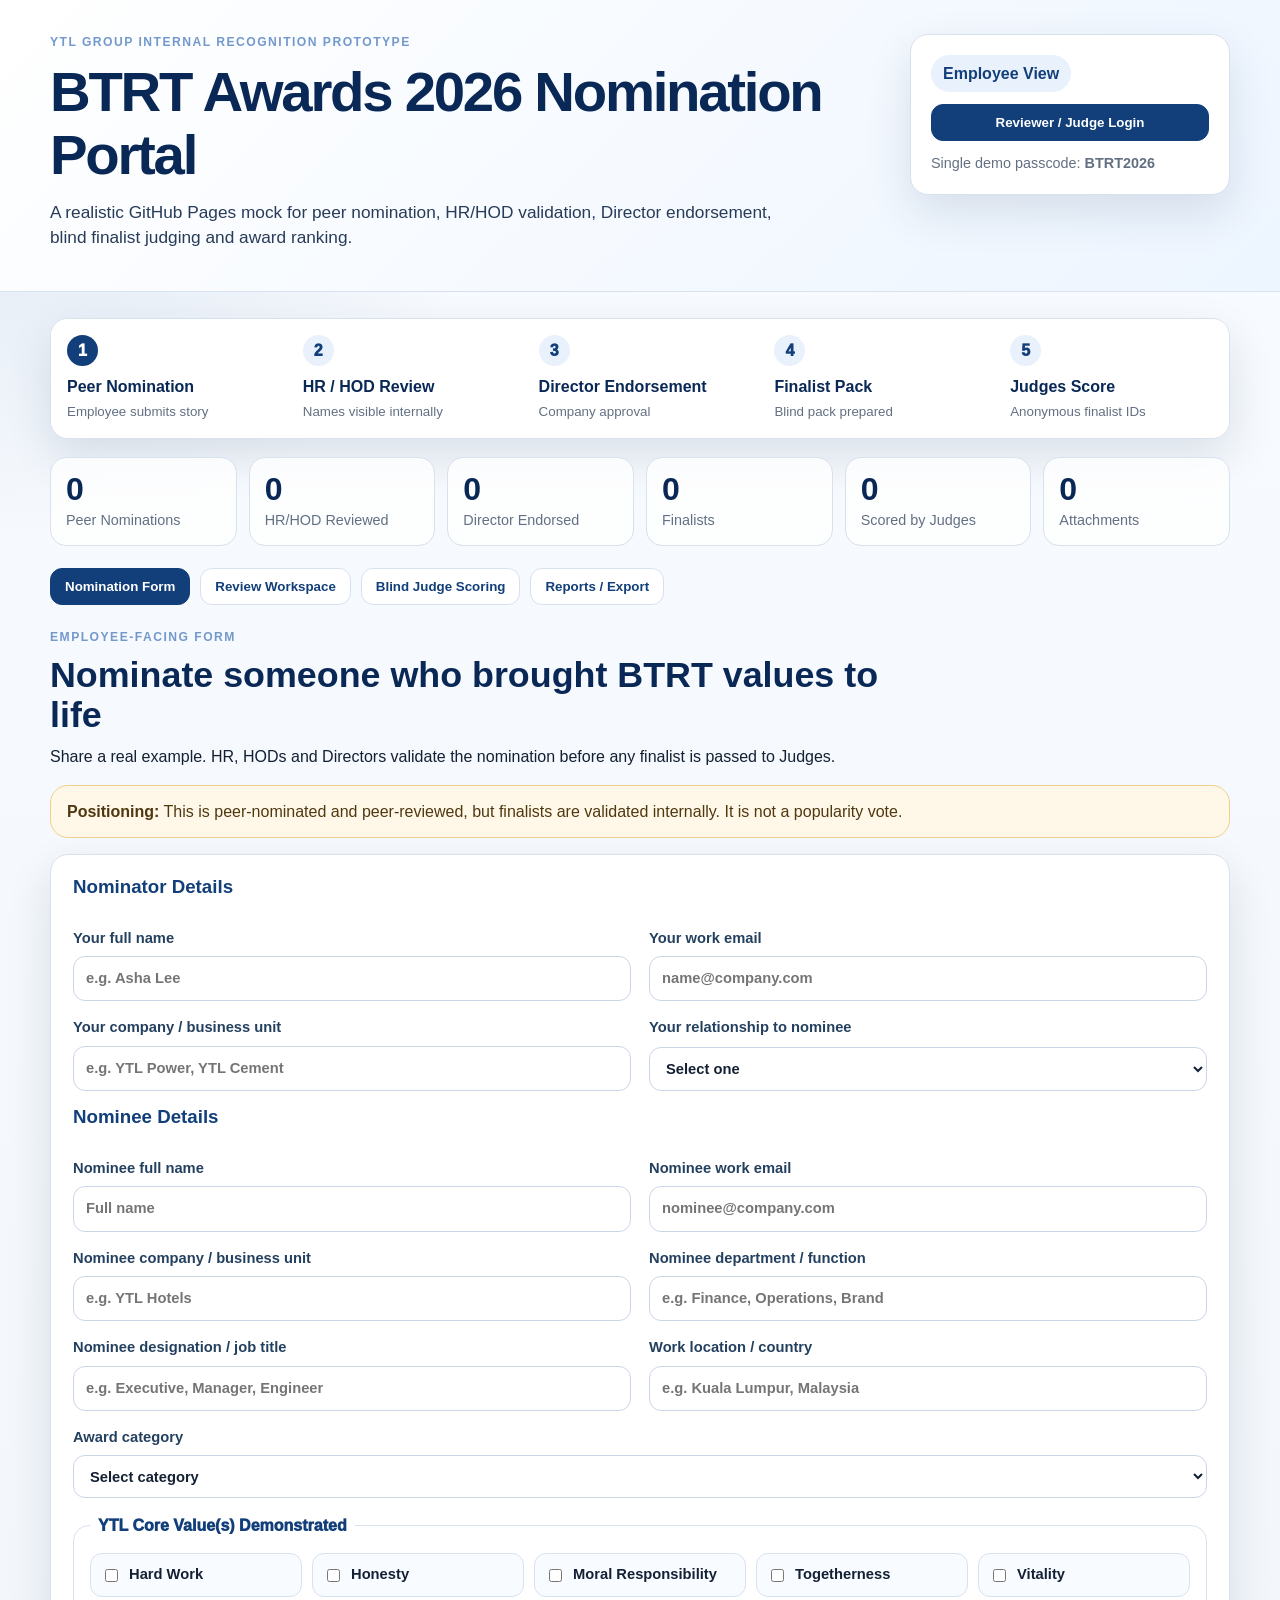
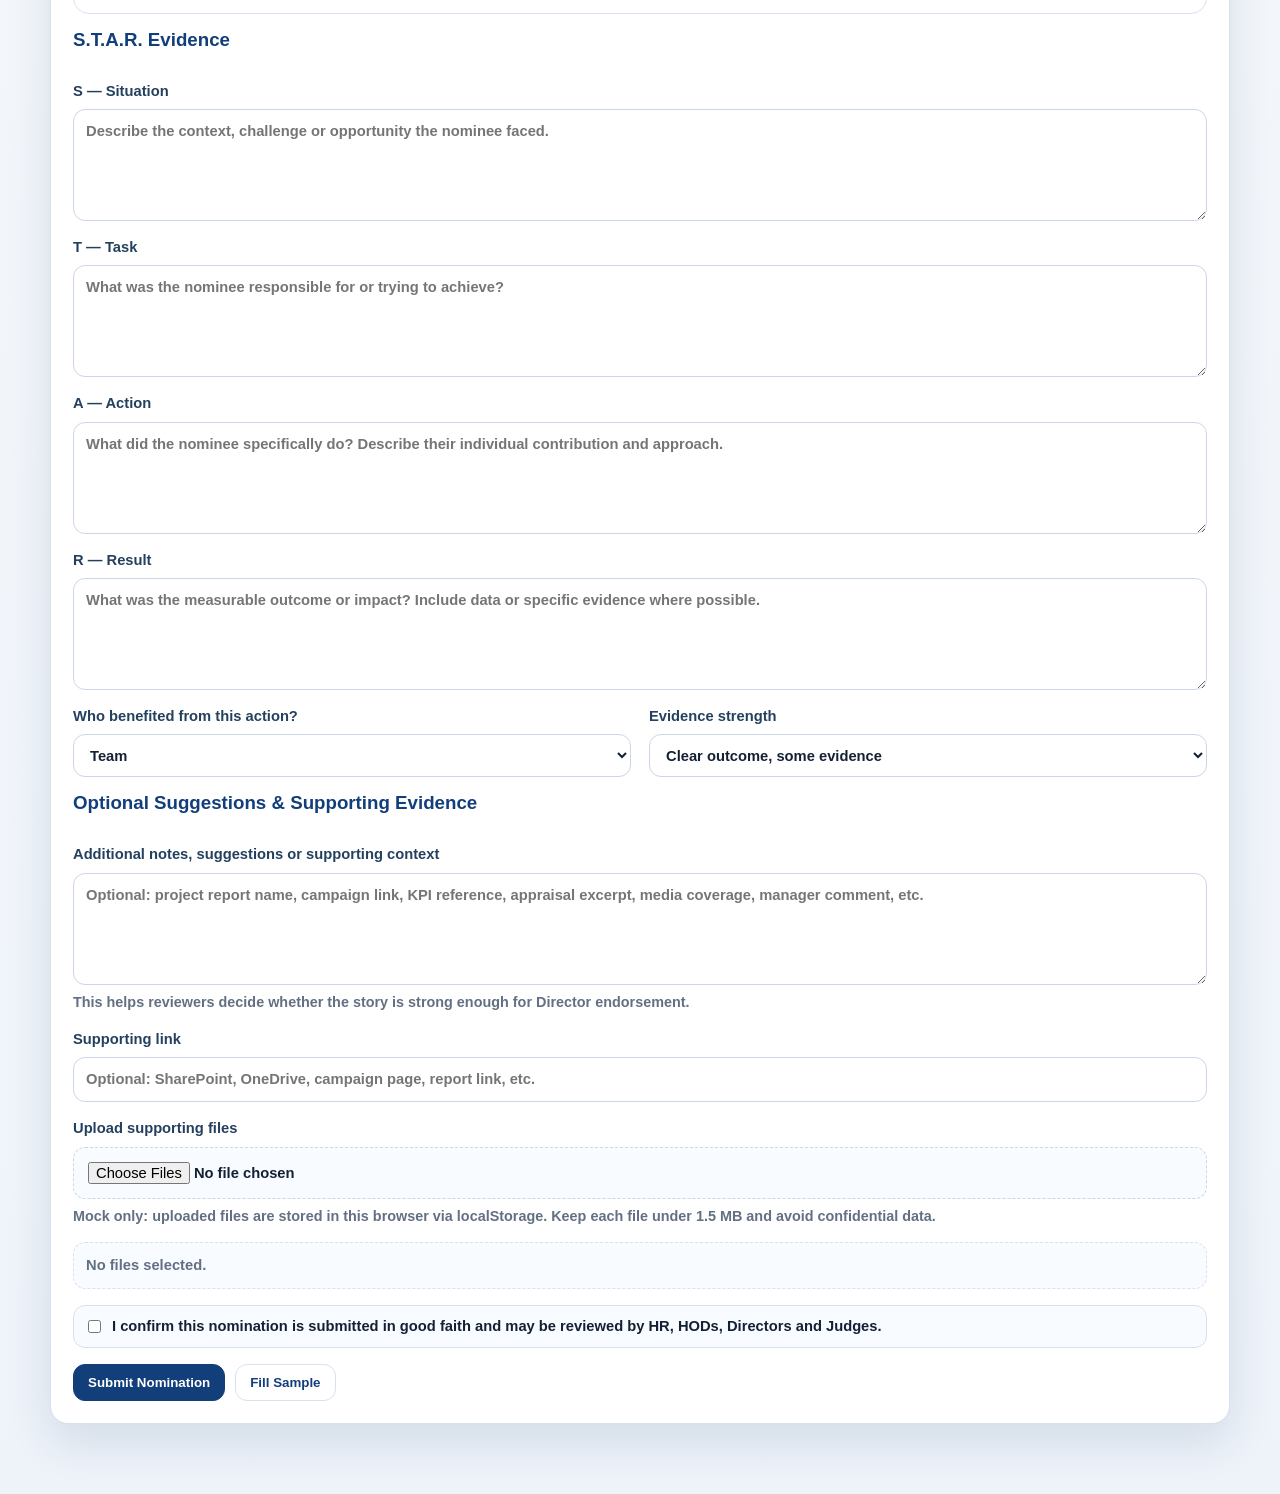
<file: index.html>
<!doctype html>
<html lang="en">
<head>
  <meta charset="utf-8" />
  <meta name="viewport" content="width=device-width, initial-scale=1" />
  <title>BTRT Awards 2026 Nomination Portal</title>
  <link rel="stylesheet" href="styles.css" />
</head>
<body>
  <header class="topbar">
    <div class="container topbar-inner">
      <div>
        <p class="eyebrow">YTL Group Internal Recognition Prototype</p>
        <h1>BTRT Awards 2026 Nomination Portal</h1>
        <p class="lead">A realistic GitHub Pages mock for peer nomination, HR/HOD validation, Director endorsement, blind finalist judging and award ranking.</p>
      </div>
      <div class="login-card">
        <span class="role-badge" id="roleBadge">Employee View</span>
        <button class="btn primary" id="openLogin">Reviewer / Judge Login</button>
        <button class="btn ghost hidden" id="logoutBtn">Exit Reviewer Mode</button>
        <p class="hint">Single demo passcode: <strong>BTRT2026</strong></p>
      </div>
    </div>
  </header>

  <main class="container">
    <section class="process-card" aria-label="BTRT workflow">
      <div class="process-step active"><span>1</span><strong>Peer Nomination</strong><small>Employee submits story</small></div>
      <div class="process-step"><span>2</span><strong>HR / HOD Review</strong><small>Names visible internally</small></div>
      <div class="process-step"><span>3</span><strong>Director Endorsement</strong><small>Company approval</small></div>
      <div class="process-step"><span>4</span><strong>Finalist Pack</strong><small>Blind pack prepared</small></div>
      <div class="process-step"><span>5</span><strong>Judges Score</strong><small>Anonymous finalist IDs</small></div>
    </section>

    <section class="stats-grid" id="statsGrid"></section>

    <nav class="tabs" aria-label="Portal sections">
      <button class="tab active" data-tab="nominate">Nomination Form</button>
      <button class="tab protected" data-tab="review">Review Workspace</button>
      <button class="tab protected" data-tab="judge">Blind Judge Scoring</button>
      <button class="tab protected" data-tab="reports">Reports / Export</button>
    </nav>

    <section class="panel active" id="nominate">
      <div class="section-heading">
        <p class="eyebrow">Employee-facing form</p>
        <h2>Nominate someone who brought BTRT values to life</h2>
        <p>Share a real example. HR, HODs and Directors validate the nomination before any finalist is passed to Judges.</p>
      </div>

      <div class="notice">
        <strong>Positioning:</strong> This is peer-nominated and peer-reviewed, but finalists are validated internally. It is not a popularity vote.
      </div>

      <form id="nominationForm" class="card form-grid">
        <h3 class="full">Nominator Details</h3>
        <label>Your full name<input required name="nominatorName" placeholder="e.g. Asha Lee" /></label>
        <label>Your work email<input required type="email" name="nominatorEmail" placeholder="name@company.com" /></label>
        <label>Your company / business unit<input required name="nominatorCompany" placeholder="e.g. YTL Power, YTL Cement" /></label>
        <label>Your relationship to nominee
          <select required name="relationship">
            <option value="">Select one</option>
            <option>Peer / colleague</option>
            <option>Direct manager</option>
            <option>HOD / Functional Head</option>
            <option>Cross-company collaborator</option>
            <option>Other</option>
          </select>
        </label>

        <h3 class="full">Nominee Details</h3>
        <label>Nominee full name<input required name="nomineeName" placeholder="Full name" /></label>
        <label>Nominee work email<input name="nomineeEmail" placeholder="nominee@company.com" /></label>
        <label>Nominee company / business unit<input required name="nomineeCompany" placeholder="e.g. YTL Hotels" /></label>
        <label>Nominee department / function<input required name="nomineeDepartment" placeholder="e.g. Finance, Operations, Brand" /></label>
        <label>Nominee designation / job title<input name="jobTitle" placeholder="e.g. Executive, Manager, Engineer" /></label>
        <label>Work location / country<input name="location" placeholder="e.g. Kuala Lumpur, Malaysia" /></label>
        <label class="full">Award category
          <select required name="awardCategory">
            <option value="">Select category</option>
            <option>Outstanding Individual Contribution</option>
            <option>Outstanding Team Player</option>
            <option>Customer / Community Impact</option>
            <option>Operational Excellence</option>
            <option>Innovation / Process Improvement</option>
            <option>Values Champion</option>
          </select>
        </label>

        <fieldset class="full values-box">
          <legend>YTL Core Value(s) Demonstrated</legend>
          <label><input type="checkbox" name="values" value="Hard Work" /> <span>Hard Work</span></label>
          <label><input type="checkbox" name="values" value="Honesty" /> <span>Honesty</span></label>
          <label><input type="checkbox" name="values" value="Moral Responsibility" /> <span>Moral Responsibility</span></label>
          <label><input type="checkbox" name="values" value="Togetherness" /> <span>Togetherness</span></label>
          <label><input type="checkbox" name="values" value="Vitality" /> <span>Vitality</span></label>
        </fieldset>

        <h3 class="full">S.T.A.R. Evidence</h3>
        <label class="full">S — Situation<textarea required name="situation" placeholder="Describe the context, challenge or opportunity the nominee faced."></textarea></label>
        <label class="full">T — Task<textarea required name="task" placeholder="What was the nominee responsible for or trying to achieve?"></textarea></label>
        <label class="full">A — Action<textarea required name="action" placeholder="What did the nominee specifically do? Describe their individual contribution and approach."></textarea></label>
        <label class="full">R — Result<textarea required name="result" placeholder="What was the measurable outcome or impact? Include data or specific evidence where possible."></textarea></label>

        <label>Who benefited from this action?
          <select name="impactScope">
            <option>Team</option>
            <option>Department</option>
            <option>Company / Business Unit</option>
            <option>Group-wide</option>
            <option>Customer / Community</option>
          </select>
        </label>
        <label>Evidence strength
          <select name="evidenceStrength">
            <option>Clear outcome, some evidence</option>
            <option>Strong measurable impact</option>
            <option>Exceptional business and people impact</option>
            <option>Needs more detail</option>
          </select>
        </label>

        <h3 class="full">Optional Suggestions & Supporting Evidence</h3>
        <label class="full">Additional notes, suggestions or supporting context
          <textarea name="evidenceNotes" placeholder="Optional: project report name, campaign link, KPI reference, appraisal excerpt, media coverage, manager comment, etc."></textarea>
          <small class="hint">This helps reviewers decide whether the story is strong enough for Director endorsement.</small>
        </label>
        <label class="full">Supporting link
          <input name="supportingLink" placeholder="Optional: SharePoint, OneDrive, campaign page, report link, etc." />
        </label>
        <label class="full file-upload">Upload supporting files
          <input id="supportingFiles" type="file" multiple accept=".pdf,.png,.jpg,.jpeg,.webp,.txt,.doc,.docx,.ppt,.pptx,.xls,.xlsx" />
          <small class="hint">Mock only: uploaded files are stored in this browser via localStorage. Keep each file under 1.5 MB and avoid confidential data.</small>
          <div id="fileListPreview" class="file-list empty">No files selected.</div>
        </label>

        <label class="full consent"><input type="checkbox" required name="consent" /> <span>I confirm this nomination is submitted in good faith and may be reviewed by HR, HODs, Directors and Judges.</span></label>

        <div class="actions full">
          <button class="btn primary" type="submit">Submit Nomination</button>
          <button class="btn" type="button" id="fillNominationSample">Fill Sample</button>
        </div>
      </form>
    </section>

    <section class="panel" id="review">
      <div class="section-heading">
        <p class="eyebrow">Reviewer workspace</p>
        <h2>HR / HOD / Director Review</h2>
        <p>Internal reviewers can see nominee and nominator names here. Once marked as Finalist, the Judge Scoring tab turns the entry into a blind scoring pack.</p>
      </div>

      <div class="toolbar card compact">
        <div>
          <label>Search nominations<input id="reviewSearch" placeholder="Search nominee, company, values or ID" /></label>
        </div>
        <div>
          <label>Status filter
            <select id="statusFilter">
              <option value="all">All statuses</option>
              <option>Peer Submitted</option>
              <option>HR / HOD Review</option>
              <option>More Info Needed</option>
              <option>Director Endorsed</option>
              <option>Finalist</option>
              <option>Not Shortlisted</option>
            </select>
          </label>
        </div>
        <div class="toolbar-actions">
          <button class="btn" id="loadDemoData">Load Demo Data</button>
          <button class="btn danger" id="clearData">Clear Data</button>
        </div>
      </div>

      <div id="reviewList" class="cards-list"></div>
    </section>

    <section class="panel" id="judge">
      <div class="section-heading">
        <p class="eyebrow">Blind judging area</p>
        <h2>Finalist Judging</h2>
        <p>Only nominations marked as <strong>Finalist</strong> appear here. Judges see the STAR story first, then click Next to review anonymised attachments, then score.</p>
      </div>

      <div class="card compact judge-intro">
        <label>Anonymous scoring session
          <select id="judgeSession">
            <option>Anonymous Judge A</option>
            <option>Anonymous Judge B</option>
            <option>Anonymous Judge C</option>
            <option>Anonymous Judge D</option>
          </select>
        </label>
        <p class="hint">Mock only: this lets you test several judge score records without exposing judge names. Real authentication should use company SSO.</p>
      </div>

      <div class="blind-notice">
        <strong>Blind scoring rule:</strong> Nominee, nominator, company and department names are hidden in this judging view. Reviewers can still see names in the Review Workspace.
      </div>

      <div id="judgeList" class="cards-list"></div>

      <div class="card">
        <h3>Current Blind Ranking</h3>
        <div class="table-wrap">
          <table id="rankingTable">
            <thead><tr><th>Rank</th><th>Finalist ID</th><th>Category</th><th>Status</th><th>Average Judge Score</th><th>Score Count</th></tr></thead>
            <tbody></tbody>
          </table>
        </div>
      </div>
    </section>

    <section class="panel" id="reports">
      <div class="section-heading">
        <p class="eyebrow">Admin mock</p>
        <h2>Reports, Export and Backend Placeholder</h2>
        <p>GitHub Pages is static, so this mock saves data in the browser. Export the data for testing, or connect a backend later.</p>
      </div>

      <div class="report-grid">
        <div class="card">
          <h3>Mock backend options</h3>
          <label>Future webhook URL<input id="webhookUrl" placeholder="Optional: n8n / Power Automate / Supabase endpoint" /></label>
          <p class="hint">For the real build, this should be Microsoft SSO + SharePoint List / Dataverse / Supabase / n8n backend. The prototype below keeps working without it.</p>
        </div>
        <div class="card">
          <h3>Export</h3>
          <div class="actions stacked">
            <button class="btn primary" id="exportJson">Download JSON</button>
            <button class="btn" id="exportCsv">Download CSV</button>
            <button class="btn" id="copyJudgePack">Copy Blind Finalist Judge Pack</button>
          </div>
        </div>
      </div>

      <pre id="adminPreview" class="preview"></pre>
    </section>
  </main>

  <dialog id="loginDialog">
    <form method="dialog" class="login-modal">
      <h2>Reviewer / Judge Login</h2>
      <p class="muted">One demo login unlocks review, blind judge scoring and exports.</p>
      <label>Passcode<input id="loginCode" placeholder="BTRT2026" /></label>
      <div class="actions">
        <button class="btn" value="cancel">Cancel</button>
        <button class="btn primary" id="loginSubmit" value="default">Login</button>
      </div>
      <p class="hint">Mock login only. Do not use confidential employee data on GitHub Pages.</p>
    </form>
  </dialog>

  <div id="toast" class="toast" role="status" aria-live="polite"></div>
  <script src="script.js"></script>
</body>
</html>
</file>
<file: styles.css>
:root {
  --blue-900: #092856;
  --blue-800: #123f7a;
  --blue-700: #1b559a;
  --blue-100: #e9f1fc;
  --gold: #d99b22;
  --green: #177245;
  --red: #a83333;
  --amber: #9a6714;
  --ink: #142033;
  --muted: #637083;
  --line: #d8e1ee;
  --bg: #f4f7fb;
  --card: #ffffff;
  --shadow: 0 18px 45px rgba(18, 47, 86, 0.12);
  --radius: 18px;
}

* { box-sizing: border-box; }
html { scroll-behavior: smooth; }
body {
  margin: 0;
  font-family: Inter, "Segoe UI", Roboto, Arial, sans-serif;
  color: var(--ink);
  background:
    radial-gradient(circle at top left, rgba(27, 85, 154, 0.14), transparent 34rem),
    linear-gradient(180deg, #f8fbff 0%, var(--bg) 42%, #eef3fa 100%);
  font-size: 16px;
  line-height: 1.45;
}

.container {
  width: min(1180px, calc(100% - 32px));
  margin: 0 auto;
}

.topbar {
  padding: 34px 0 24px;
  background: linear-gradient(135deg, #ffffff 0%, #edf5ff 100%);
  border-bottom: 1px solid var(--line);
}

.topbar-inner {
  display: grid;
  grid-template-columns: 1fr 320px;
  gap: 28px;
  align-items: start;
}

.eyebrow {
  margin: 0 0 8px;
  font-size: 0.76rem;
  font-weight: 900;
  letter-spacing: 0.12em;
  text-transform: uppercase;
  color: #7399cc;
}

h1, h2, h3 { line-height: 1.12; }
h1 {
  margin: 0 0 14px;
  font-size: clamp(2.1rem, 4.4vw, 4.1rem);
  letter-spacing: -0.04em;
  color: var(--blue-900);
}
h2 { margin: 0 0 10px; font-size: clamp(1.55rem, 2.8vw, 2.35rem); color: var(--blue-900); }
h3 { margin: 0 0 14px; color: var(--blue-800); }
p { margin-top: 0; }
.lead { max-width: 760px; color: #283b58; font-size: 1.08rem; }

.card, .login-card, .process-card, .notice {
  background: var(--card);
  border: 1px solid var(--line);
  border-radius: var(--radius);
  box-shadow: var(--shadow);
}

.login-card {
  padding: 20px;
  display: grid;
  gap: 12px;
}

.role-badge {
  display: inline-flex;
  width: fit-content;
  align-items: center;
  border-radius: 999px;
  padding: 7px 12px;
  background: var(--blue-100);
  color: var(--blue-800);
  font-weight: 900;
}

.btn, .tab {
  appearance: none;
  border: 1px solid var(--line);
  background: #fff;
  color: var(--blue-800);
  border-radius: 12px;
  padding: 10px 14px;
  font-weight: 850;
  cursor: pointer;
  transition: transform 0.12s ease, box-shadow 0.12s ease, background 0.12s ease;
  text-align: center;
}
.btn:hover, .tab:hover { transform: translateY(-1px); box-shadow: 0 8px 18px rgba(20, 49, 85, 0.1); }
.btn.primary, .tab.active { background: var(--blue-800); border-color: var(--blue-800); color: #fff; }
.btn.ghost { background: transparent; }
.btn.danger { color: var(--red); border-color: #e6b8b8; }
.btn.full { width: 100%; }
.hidden { display: none !important; }
.hint, .muted { color: var(--muted); font-size: 0.9rem; }
.hint { margin: 0; }

main.container { padding: 26px 0 70px; }
.process-card {
  display: grid;
  grid-template-columns: repeat(5, 1fr);
  gap: 1px;
  overflow: hidden;
  margin-bottom: 18px;
}
.process-step {
  padding: 16px;
  background: #fff;
  min-height: 108px;
}
.process-step span {
  display: inline-grid;
  place-items: center;
  width: 31px;
  height: 31px;
  border-radius: 999px;
  background: var(--blue-100);
  color: var(--blue-800);
  font-weight: 950;
  margin-bottom: 9px;
}
.process-step.active span { background: var(--blue-800); color: #fff; }
.process-step strong { display: block; color: var(--blue-900); }
.process-step small { display: block; margin-top: 4px; color: var(--muted); }

.stats-grid {
  display: grid;
  grid-template-columns: repeat(5, 1fr);
  gap: 12px;
  margin: 18px 0 22px;
}
.stat-card {
  background: rgba(255,255,255,0.82);
  border: 1px solid var(--line);
  border-radius: 16px;
  padding: 15px;
}
.stat-card strong { display: block; color: var(--blue-900); font-size: 2rem; line-height: 1; }
.stat-card span { display: block; color: var(--muted); font-size: 0.9rem; margin-top: 5px; }

.tabs { display: flex; flex-wrap: wrap; gap: 10px; margin: 8px 0 24px; }
.panel { display: none; }
.panel.active { display: block; }
.section-heading { margin-bottom: 16px; max-width: 880px; }
.notice { padding: 14px 16px; background: #fff8e8; border-color: #efd08b; color: #4f3810; margin: 16px 0; box-shadow: none; }

.card { padding: 22px; }
.card.compact { padding: 16px; }
.form-grid {
  display: grid;
  grid-template-columns: repeat(2, minmax(0, 1fr));
  gap: 16px 18px;
}
.full { grid-column: 1 / -1; }
label { display: grid; gap: 7px; font-weight: 850; color: #24405f; font-size: 0.92rem; }
input, select, textarea {
  width: 100%;
  border: 1px solid #cbd6e6;
  border-radius: 12px;
  background: #fff;
  padding: 11px 12px;
  color: var(--ink);
  font: inherit;
  min-height: 43px;
}
textarea { min-height: 112px; resize: vertical; }
input:focus, select:focus, textarea:focus { outline: 3px solid rgba(27, 85, 154, 0.14); border-color: var(--blue-700); }

fieldset { margin: 0; border: 1px solid var(--line); border-radius: 16px; padding: 16px; }
legend { padding: 0 8px; color: var(--blue-800); font-weight: 950; }
.values-box {
  display: grid;
  grid-template-columns: repeat(5, minmax(130px, 1fr));
  gap: 10px;
}
.values-box label, .consent, .doc-checks label {
  display: flex;
  align-items: center;
  gap: 8px;
  font-weight: 750;
  color: var(--ink);
  background: #f8fbff;
  border: 1px solid var(--line);
  border-radius: 12px;
  padding: 10px;
}
.values-box input, .consent input, .doc-checks input { width: auto; min-height: auto; }
.actions { display: flex; flex-wrap: wrap; gap: 10px; align-items: center; }
.actions.stacked { display: grid; }

.toolbar {
  display: grid;
  grid-template-columns: 1.3fr 0.8fr auto;
  gap: 14px;
  align-items: end;
  margin-bottom: 16px;
}
.toolbar-actions { display: flex; gap: 10px; flex-wrap: wrap; justify-content: flex-end; }
.cards-list { display: grid; gap: 16px; }

.nom-card {
  background: #fff;
  border: 1px solid var(--line);
  border-radius: var(--radius);
  box-shadow: var(--shadow);
  padding: 18px;
}
.nom-head {
  display: flex;
  justify-content: space-between;
  gap: 16px;
  align-items: flex-start;
  border-bottom: 1px solid var(--line);
  padding-bottom: 14px;
  margin-bottom: 14px;
}
.nom-head h3 { margin-bottom: 6px; }
.id-line { color: var(--muted); font-size: 0.88rem; }
.badge {
  display: inline-flex;
  white-space: nowrap;
  border-radius: 999px;
  padding: 6px 10px;
  font-size: 0.78rem;
  font-weight: 950;
  background: var(--blue-100);
  color: var(--blue-800);
}
.badge.finalist { background: #e6f8ef; color: var(--green); }
.badge.director-endorsed { background: #fff2d6; color: var(--amber); }
.badge.not-shortlisted { background: #ffecec; color: var(--red); }
.badge.more-info-needed { background: #fff7e5; color: var(--amber); }

.meta-grid {
  display: grid;
  grid-template-columns: repeat(4, 1fr);
  gap: 10px;
  margin: 12px 0;
}
.meta-grid div {
  background: #f8fbff;
  border: 1px solid var(--line);
  border-radius: 12px;
  padding: 10px;
}
.meta-grid span { display: block; color: var(--muted); font-size: 0.78rem; margin-bottom: 3px; }
.star-box {
  border-left: 4px solid var(--blue-700);
  padding: 12px 14px;
  background: #f8fbff;
  border-radius: 0 12px 12px 0;
  margin: 12px 0;
}
.star-box p { margin: 0 0 8px; }
.review-grid, .score-grid {
  display: grid;
  grid-template-columns: repeat(5, 1fr);
  gap: 10px;
  margin-top: 12px;
}
.review-grid label, .score-grid label {
  background: #fff;
  border: 1px solid var(--line);
  border-radius: 12px;
  padding: 10px;
}
.review-controls {
  display: grid;
  grid-template-columns: 1fr 1fr;
  gap: 12px;
  margin-top: 12px;
}
.total-pill {
  display: inline-flex;
  align-items: center;
  border-radius: 999px;
  padding: 7px 12px;
  background: var(--blue-900);
  color: #fff;
  font-weight: 950;
  margin-top: 10px;
}

.table-wrap { overflow-x: auto; }
table { width: 100%; border-collapse: collapse; background: #fff; }
th { background: var(--blue-800); color: #fff; text-align: left; }
th, td { border: 1px solid var(--line); padding: 11px; vertical-align: top; }
.report-grid { display: grid; grid-template-columns: 1fr 1fr; gap: 16px; margin-bottom: 16px; }
.preview {
  background: #0d1b2f;
  color: #e6edf9;
  border-radius: var(--radius);
  padding: 18px;
  overflow: auto;
  min-height: 220px;
  white-space: pre-wrap;
}

dialog {
  border: 0;
  border-radius: 20px;
  padding: 0;
  width: min(440px, calc(100% - 28px));
  box-shadow: 0 30px 90px rgba(0,0,0,0.3);
}
dialog::backdrop { background: rgba(6, 18, 35, 0.55); }
.login-modal { padding: 24px; }
.toast {
  position: fixed;
  right: 18px;
  bottom: 18px;
  z-index: 99;
  background: var(--blue-900);
  color: #fff;
  border-radius: 14px;
  padding: 13px 16px;
  box-shadow: var(--shadow);
  opacity: 0;
  transform: translateY(10px);
  transition: 0.18s ease;
  max-width: 360px;
}
.toast.show { opacity: 1; transform: translateY(0); }

@media (max-width: 980px) {
  .topbar-inner, .toolbar, .form-grid, .report-grid { grid-template-columns: 1fr; }
  .process-card, .stats-grid { grid-template-columns: 1fr 1fr; }
  .values-box, .meta-grid, .review-grid, .score-grid { grid-template-columns: 1fr 1fr; }
}
@media (max-width: 620px) {
  .container { width: min(100% - 22px, 1180px); }
  .process-card, .stats-grid, .values-box, .meta-grid, .review-grid, .score-grid, .review-controls { grid-template-columns: 1fr; }
  .nom-head { display: grid; }
}

/* v6 additions: file uploads + blind judge workflow */
.stats-grid { grid-template-columns: repeat(6, 1fr); }
.file-upload input[type="file"] {
  padding: 14px;
  min-height: auto;
  border-style: dashed;
  background: #f8fbff;
}
.file-list {
  display: grid;
  gap: 8px;
  margin-top: 8px;
}
.file-list.empty {
  color: var(--muted);
  background: #f8fbff;
  border: 1px dashed var(--line);
  border-radius: 12px;
  padding: 12px;
}
.file-item {
  display: flex;
  justify-content: space-between;
  gap: 12px;
  align-items: center;
  background: #f8fbff;
  border: 1px solid var(--line);
  border-radius: 12px;
  padding: 10px 12px;
}
.file-item strong { color: var(--blue-900); }
.file-item small, .file-item span { display: block; color: var(--muted); font-size: 0.84rem; margin-top: 2px; }
.btn.mini { padding: 7px 10px; font-size: 0.84rem; white-space: nowrap; }
a { color: var(--blue-800); font-weight: 850; }
.review-attachments {
  margin: 14px 0;
  padding: 14px;
  border: 1px solid var(--line);
  border-radius: 14px;
  background: #fff;
}
.review-attachments h4 {
  margin: 0 0 8px;
  color: var(--blue-800);
}
.blind-notice, .blind-card {
  background: #eef6ff;
  border: 1px solid #b9d5f5;
  color: #183b66;
  border-radius: 14px;
  padding: 13px 15px;
  margin: 12px 0 16px;
}
.blind-card { margin-top: 0; }
.blind-card p { margin: 6px 0 0; }
.blind-card.warning {
  background: #fff8e8;
  border-color: #efd08b;
  color: #4f3810;
}
.judge-card .judge-stage { display: none; }
.judge-card .judge-stage.active { display: block; }
.judge-progress {
  display: flex;
  flex-wrap: wrap;
  gap: 8px;
  margin-bottom: 14px;
}
.judge-step-pill {
  appearance: none;
  border: 1px solid var(--line);
  border-radius: 999px;
  padding: 8px 12px;
  background: #fff;
  color: var(--blue-800);
  font-weight: 900;
  cursor: pointer;
}
.judge-step-pill.active {
  background: var(--blue-800);
  border-color: var(--blue-800);
  color: #fff;
}
.judge-intro {
  margin-bottom: 10px;
}
.badge.peer-submitted { background: #edf5ff; color: var(--blue-800); }
.badge.hr-hod-review { background: #eef6ff; color: var(--blue-700); }

@media (max-width: 1180px) {
  .stats-grid { grid-template-columns: repeat(3, 1fr); }
}
@media (max-width: 980px) {
  .stats-grid { grid-template-columns: repeat(2, 1fr); }
}
@media (max-width: 620px) {
  .stats-grid { grid-template-columns: 1fr; }
  .file-item { display: grid; }
  .judge-progress { display: grid; }
}
</file>
